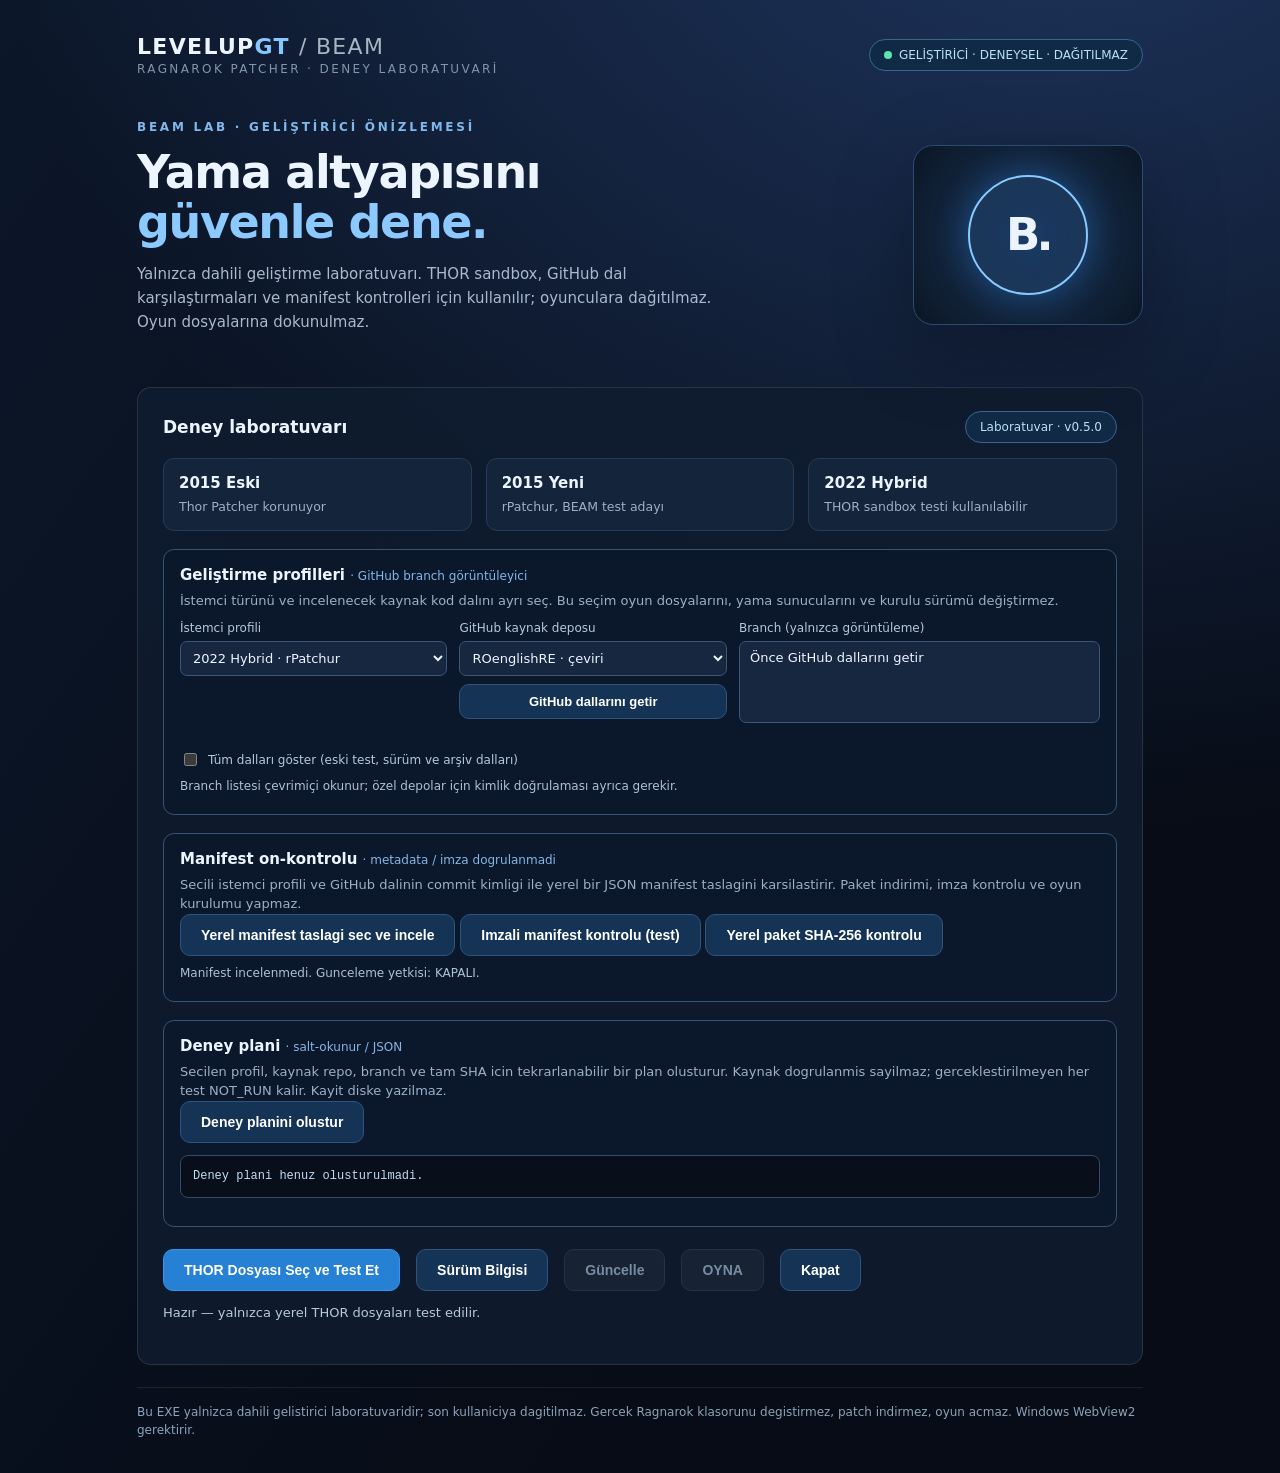
<file: beam-preview/public/index.html>
<!doctype html>
<!--
📄 Dosya Yolu: /LevelUpGT/beam-patcher/beam-preview/public/index.html
📌 Amac: BEAM onizleme istemci profili ve salt okunur branch secim arayuzu
📌 Modul - HTML
Version: 0.6.0
Aciklama: Yalnizca gelistiriciye ozel deney plani, durumlar NOT_RUN ve dagitim kapali
Bagimli Oldugu Katman: View
-->
<html lang="tr">
<head>
  <meta charset="utf-8">
  <meta name="viewport" content="width=device-width, initial-scale=1">
  <meta http-equiv="Content-Security-Policy" content="default-src 'self' tauri: asset:; img-src 'self' data: asset:; style-src 'self' 'unsafe-inline'; script-src 'self' 'unsafe-inline'; connect-src 'none'">
  <title>BEAM Patcher Preview — LevelUpGT</title>
  <style>
    :root {color-scheme:dark;--bg:#070c16;--panel:#111d30;--muted:#9db0c8;--blue:#66b3ff;--line:rgba(255,255,255,.11);--good:#5de5ad}
    *{box-sizing:border-box}body{margin:0;background:radial-gradient(circle at 85% -20%,#213a67 0%,transparent 54%),linear-gradient(125deg,#0c172a,#070c16 68%);color:#ecf5ff;font:15px "Segoe UI",system-ui,sans-serif;min-height:100vh}
    .wrap{max-width:1090px;margin:auto;padding:34px 42px}
    .head,.mainline,.stats,.actions,.mini{display:flex;align-items:center;justify-content:space-between;gap:16px}
    .brand{font-weight:850;font-size:22px;letter-spacing:.06em}.brand strong{color:#85c8ff}.sub{font-size:12px;letter-spacing:.20em;color:#8295ae;margin-top:3px;text-transform:uppercase}
    .pill{border:1px solid #39668c;background:#102a46;color:#b8dffc;border-radius:30px;padding:8px 14px;font-size:12px}
    .hero{padding:44px 0 18px}.eyebrow{color:#7fb8eb;letter-spacing:.23em;font-size:12px;font-weight:700}.hero h1{font-size:46px;line-height:1.08;letter-spacing:-.03em;margin:14px 0;font-weight:850}.hero p{color:#aab9cd;max-width:610px;line-height:1.6}
    .headArt{width:230px;height:180px;border:1px solid #2d4a70;border-radius:20px;display:grid;place-items:center;background:radial-gradient(circle,#1c3d67,#102035 68%,#0b1625);box-shadow:0 24px 80px #0004}
    .orb{width:120px;height:120px;display:grid;place-items:center;border-radius:50%;border:2px solid #86caff;box-shadow:0 0 34px #2c84e45a,inset 0 0 50px #66affd26;font-size:45px;font-weight:900;letter-spacing:-.08em}
    .panel{padding:23px 25px;border:1px solid var(--line);background:#101d2fdb;border-radius:14px;margin-top:20px}
    .panel h2{margin:0;font-size:17px}.panel p{font-size:13px;color:var(--muted)}
    .metrics{display:grid;grid-template-columns:repeat(3,1fr);gap:14px;margin-top:15px}.stat{border-radius:11px;background:#14243b;padding:15px;border:1px solid #263b57}.stat b{display:block;font-size:15px;margin-bottom:5px}.stat small{color:var(--muted)}
    button{font:600 14px "Segoe UI",sans-serif;border-radius:10px;padding:12px 20px;cursor:pointer;border:1px solid #2f557c;background:#153455;color:#fff}
    button:hover:not(:disabled){background:#1a4d80}button:focus-visible{outline:2px solid #90d3ff;outline-offset:2px}
    button.primary{background:#2680d3;border-color:#3794f0}button.primary:hover{background:#3798eb}
    button:disabled{background:#172232;border-color:#263346;color:#778ca4;cursor:not-allowed}
    .actions{justify-content:flex-start;margin-top:22px}.msg{font-size:13px;margin:14px 0;color:#b6c9dd;min-height:22px}
    .ok{color:var(--good)}.err{color:#ff9c9c}
    .foot{margin-top:22px;color:#8ba3bb;font-size:12px;border-top:1px solid #ffffff15;padding-top:15px;line-height:1.5}
    .dot{display:inline-block;width:8px;height:8px;background:var(--good);border-radius:50%;margin-right:7px}
    @media(max-width:760px){.wrap{padding:20px}.headArt{display:none}.hero h1{font-size:34px}.metrics{grid-template-columns:1fr}.actions{flex-wrap:wrap}}

    .branchCard{margin-top:18px;padding:16px;border:1px solid #375273;background:#0b182b;border-radius:11px}
    .branchCard h3{margin:0 0 6px;font-size:15px}
    .branchGrid{display:grid;grid-template-columns:1fr 1fr 1.35fr;gap:12px;margin-top:10px;align-items:start}
    .branchField label{display:block;margin-bottom:6px;font-size:12px;color:#b7c8dd}
    select{font:13px "Segoe UI",system-ui,sans-serif;width:100%;background:#16273f;border:1px solid #3b5676;border-radius:7px;color:#ecf5ff;padding:8px;max-width:100%}
    select:focus-visible{outline:2px solid #90d3ff;outline-offset:2px}
    .branchButton{margin-top:8px;padding:9px 12px;width:100%;font-size:13px}
    .branchNote{font-size:12px;color:#afc1d7;min-height:20px;margin-top:9px;line-height:1.4}
    .branchSha{font-size:12px;color:#8bc4ff;word-break:break-all;min-height:16px}
    .branchHelp{color:#9db0c8;font-size:12px;margin:8px 0 0;line-height:1.45}
    .branchOptions{margin:11px 0 0;color:#b7c8dd;font-size:12px}
    .branchOptions label{display:inline-flex;align-items:center;gap:8px;cursor:pointer}
    .branchOptions input{accent-color:#2680d3}
    .labReport{max-height:280px;overflow:auto;white-space:pre-wrap;overflow-wrap:anywhere;background:#080f1b;border:1px solid #344a65;border-radius:8px;padding:12px;font:12px Consolas,monospace;line-height:1.45;color:#c3dbf5}
    @media(max-width:760px){.branchGrid{grid-template-columns:1fr}}
  </style>
</head>
<body>
<main class="wrap">
  <div class="head">
    <div><div class="brand">LEVELUP<strong>GT</strong> <span style="font-weight:400;opacity:.7">/ BEAM</span></div><div class="sub">Ragnarok Patcher · Deney Laboratuvari</div></div>
    <div class="pill"><span class="dot"></span>GELİŞTİRİCİ · DENEYSEL · DAĞITILMAZ</div>
  </div>
  <div class="mainline hero">
    <section><div class="eyebrow">BEAM LAB · GELİŞTİRİCİ ÖNİZLEMESİ</div><h1>Yama altyapısını<br><span style="color:#8cc9ff">güvenle dene.</span></h1><p>Yalnızca dahili geliştirme laboratuvarı. THOR sandbox, GitHub dal karşılaştırmaları ve manifest kontrolleri için kullanılır; oyunculara dağıtılmaz. Oyun dosyalarına dokunulmaz.</p></section>
    <div class="headArt"><div class="orb">B.</div></div>
  </div>
  <section class="panel">
    <div class="mini"><h2>Deney laboratuvarı</h2><span class="pill">Laboratuvar · v0.5.0</span></div>
    <div class="metrics">
      <div class="stat"><b>2015 Eski</b><small>Thor Patcher korunuyor</small></div>
      <div class="stat"><b>2015 Yeni</b><small>rPatchur, BEAM test adayı</small></div>
      <div class="stat"><b>2022 Hybrid</b><small>THOR sandbox testi kullanılabilir</small></div>
    </div>

    <div class="branchCard">
      <h3>Geliştirme profilleri <span style="color:#86b5e6;font-size:12px;font-weight:400">· GitHub branch görüntüleyici</span></h3>
      <p class="branchHelp">İstemci türünü ve incelenecek kaynak kod dalını ayrı seç. Bu seçim oyun dosyalarını, yama sunucularını ve kurulu sürümü değiştirmez.</p>
      <div class="branchGrid">
        <div class="branchField">
          <label for="clientProfile">İstemci profili</label>
          <select id="clientProfile">
            <option value="old-2015">Eski 2015 · Thor korunuyor</option>
            <option value="new-2015">Yeni 2015 · rPatchur</option>
            <option value="hybrid-2022" selected>2022 Hybrid · rPatchur</option>
          </select>
        </div>
        <div class="branchField">
          <label for="sourceProject">GitHub kaynak deposu</label>
          <select id="sourceProject">
            <option value="translation" selected>ROenglishRE · çeviri</option>
            <option value="beam">BEAM Patcher · geliştirme</option>
            <option value="client">RagnarokClient · özel repo</option>
          </select>
          <button id="loadBranches" class="branchButton" type="button">GitHub dallarını getir</button>
        </div>
        <div class="branchField">
          <label for="branchList">Branch (yalnızca görüntüleme)</label>
          <select id="branchList" size="4" aria-label="GitHub branch listesi">
            <option value="">Önce GitHub dallarını getir</option>
          </select>
          <div class="branchSha" id="branchSha" aria-live="polite"></div>
        </div>
      </div>
      <div class="branchOptions"><label for="showAllBranches"><input type="checkbox" id="showAllBranches"> Tüm dalları göster (eski test, sürüm ve arşiv dalları)</label></div>
      <div class="branchNote" id="branchNote" role="status" aria-live="polite">Branch listesi çevrimiçi okunur; özel depolar için kimlik doğrulaması ayrıca gerekir.</div>
    </div>
    <div class="branchCard">
      <h3>Manifest on-kontrolu <span style="color:#86b5e6;font-size:12px;font-weight:400">· metadata / imza dogrulanmadi</span></h3>
      <p class="branchHelp">Secili istemci profili ve GitHub dalinin commit kimligi ile yerel bir JSON manifest taslagini karsilastirir. Paket indirimi, imza kontrolu ve oyun kurulumu yapmaz.</p>
      <button id="checkManifest" type="button">Yerel manifest taslagi sec ve incele</button>
      <button id="checkSignedManifest" type="button">Imzali manifest kontrolu (test)</button>
      <button id="verifyLocalPackage" type="button">Yerel paket SHA-256 kontrolu</button>
      <div class="branchNote" id="manifestNote" role="status" aria-live="polite">Manifest incelenmedi. Gunceleme yetkisi: KAPALI.</div>
    </div>
    <div class="branchCard">
      <h3>Deney plani <span style="color:#86b5e6;font-size:12px;font-weight:400">· salt-okunur / JSON</span></h3>
      <p class="branchHelp">Secilen profil, kaynak repo, branch ve tam SHA icin tekrarlanabilir bir plan olusturur. Kaynak dogrulanmis sayilmaz; gerceklestirilmeyen her test NOT_RUN kalir. Kayit diske yazilmaz.</p>
      <button id="buildExperimentPlan" type="button">Deney planini olustur</button>
      <pre id="experimentPlanOutput" class="labReport" role="status" aria-live="polite">Deney plani henuz olusturulmadi.</pre>
    </div>
    <div class="actions">
      <button id="test" class="primary" type="button">THOR Dosyası Seç ve Test Et</button>
      <button id="details" type="button">Sürüm Bilgisi</button>
      <button disabled title="Gerçek istemci doğrulaması tamamlanmadı">Güncelle</button>
      <button disabled title="Bu önizlemede oyun başlatma kapalı">OYNA</button>
      <button id="quit" type="button">Kapat</button>
    </div>
    <div id="result" class="msg" role="status" aria-live="polite">Hazır — yalnızca yerel THOR dosyaları test edilir.</div>
  </section>
  <div class="foot">Bu EXE yalnizca dahili gelistirici laboratuvaridir; son kullaniciya dagitilmaz. Gercek Ragnarok klasorunu degistirmez, patch indirmez, oyun acmaz. Windows WebView2 gerektirir.</div>
</main>
<script>
(function () {
  "use strict";
  const message = document.getElementById("result");
  const action = document.getElementById("test");
  const setMsg = (value, type) => {message.textContent=value;message.className="msg "+(type||"");};
  const tauri = window.__TAURI__;
  const invoke = tauri && tauri.tauri && tauri.tauri.invoke;

  const profileInput=document.getElementById("clientProfile");
  const projectInput=document.getElementById("sourceProject");
  const branchInput=document.getElementById("branchList");
  const branchInfo=document.getElementById("branchSha");
  const branchMessage=document.getElementById("branchNote");
  const loadBranches=document.getElementById("loadBranches");
  const checkManifest=document.getElementById("checkManifest");
  const checkSignedManifest=document.getElementById("checkSignedManifest");
  const verifyLocalPackage=document.getElementById("verifyLocalPackage");
  const manifestNote=document.getElementById("manifestNote");
  const buildExperimentPlan=document.getElementById("buildExperimentPlan");
  const experimentPlanOutput=document.getElementById("experimentPlanOutput");
  const showAllBranches=document.getElementById("showAllBranches");
  let visibleBranches=[];
  let branchRequestVersion=0;
  let manifestSelectionVersion=0;
  let experimentSelectionVersion=0;
  const invalidateExperimentPlan=()=>{
    experimentSelectionVersion+=1;
    experimentPlanOutput.textContent="Secim degisti. Yeni deney plani olusturulmasi gerekli.";
  };
  const invalidateManifest=()=>{
    manifestSelectionVersion+=1;
    manifestNote.textContent="Secim degisti. Manifest yeniden incelenmeli; kurulum kapali.";
  };
  // This is a READ-ONLY branch inspector. No updates, downloads or disk writes.
  const resetBranches=()=>{
    visibleBranches=[];
    branchInput.replaceChildren(new Option("GitHub dallarını getir", ""));
    branchInfo.textContent="";
  };
  profileInput.addEventListener("change", ()=>{
    invalidateExperimentPlan();
    invalidateManifest();
    branchMessage.textContent="İstemci profili seçildi: "+profileInput.options[profileInput.selectedIndex].text+
      ". Gerçek güncelleme sistemi değiştirilmedi.";
  });
  projectInput.addEventListener("change",()=>{
    invalidateExperimentPlan();
    invalidateManifest();
    branchRequestVersion+=1;
    resetBranches();
    branchMessage.textContent=projectInput.value==="client"
      ? "RagnarokClient özel repo: branch listesi için güvenli yetkilendirme gerekli."
      : "Yeni kaynak deposu seçildi; dalları tekrar yükle.";
  });
  showAllBranches.addEventListener("change",()=>{
    invalidateExperimentPlan();
    invalidateManifest();
    branchRequestVersion+=1;
    resetBranches();
    branchMessage.textContent=showAllBranches.checked
      ? "Gelişmiş görünüm seçildi. Tüm gerçek dalları görmek için GitHub dallarını getir."
      : "Standart görünüm seçildi. Aktif dalları görmek için GitHub dallarını getir.";
  });
  branchInput.addEventListener("change",()=>{
    invalidateExperimentPlan();
    invalidateManifest();
    const selected=visibleBranches.find(b=>b.name===branchInput.value);
    branchInfo.textContent=selected
      ? "Seçili dal: "+selected.name+" · commit "+selected.sha+
        (selected.protected?" · korumalı dal":"")
      : "";
    if(selected){
      branchMessage.textContent="Salt-okunur seçim: "+selected.name+
        ". Profilin kurulu oyun dosyaları ve güncelleme kanalı değiştirilmedi.";
    }
  });
  loadBranches.addEventListener("click",async ()=>{
    if(!invoke){branchMessage.textContent="GitHub erişimi için Windows BEAM uygulaması gerekli.";return;}
    const project=projectInput.value;
    const includeAll=showAllBranches.checked;
    const requestVersion=++branchRequestVersion;
    invalidateExperimentPlan();
    invalidateManifest();
    resetBranches();
    loadBranches.disabled=true;
    branchMessage.textContent="GitHub branch listesi okunuyor...";
    try{
      const branches=await invoke("preview_list_branches",{project,includeAll});
      if(projectInput.value!==project || requestVersion!==branchRequestVersion)return;
      visibleBranches=Array.isArray(branches)?branches:[];
      branchInput.replaceChildren();
      if(!visibleBranches.length){
        branchInput.append(new Option("Dal bulunamadı",""));
        branchMessage.textContent="Depoda görünür branch bulunamadı.";
        return;
      }
      for(const branch of visibleBranches){
        branchInput.add(new Option(branch.name+" · "+branch.short_sha,branch.name));
      }
      branchInput.selectedIndex=0;
      branchInput.dispatchEvent(new Event("change"));
      branchMessage.textContent=visibleBranches.length+" dal gösteriliyor ("+
        (includeAll?"tüm dallar":"aktif dallar")+"). Bu liste indirme veya kurulum başlatmaz.";
    }catch(e){
      if(projectInput.value===project && requestVersion===branchRequestVersion){
        branchMessage.textContent="Branch listesi alınamadı: "+String(e);
      }
    }
    finally{loadBranches.disabled=false;}
  });


  checkManifest.addEventListener("click",async ()=>{
    if(!tauri || !tauri.dialog || !invoke){
      manifestNote.textContent="Manifest on-kontrolu sadece BEAM Windows uygulamasinda calisir.";
      return;
    }
    const selected=visibleBranches.find(b=>b.name===branchInput.value);
    if(!selected){
      manifestNote.textContent="Once GitHub deposunu ve bir branch sec. Kurulum kapali.";
      return;
    }
    const profile=profileInput.value;
    const project=projectInput.value;
    const branch=selected.name;
    const sha=selected.sha;
    const version=++manifestSelectionVersion;
    try {
      const path=await tauri.dialog.open({multiple:false,filters:[{name:"JSON Manifest Taslagi",extensions:["json"]}]});
      if(!path || typeof path!=="string" || version!==manifestSelectionVersion)return;
      checkManifest.disabled=true;
      manifestNote.textContent="Manifest metadata alani inceleniyor... Imza ve paket icerigi kontrol edilmiyor.";
      const report=await invoke("preview_check_manifest",{path,profile,project,branch,sha});
      if(version!==manifestSelectionVersion)return;
      manifestNote.textContent=report.metadata_matches
        ? "Metadata eslesti ("+report.profile+" / "+report.engine+" / "+report.channel+"). IMZA ve PAKET DOGRULANMADI. Kurulum izni: KAPALI."
        : "Manifest on-kontrolu eslesmedi. Kurulum izni: KAPALI.";
    }catch(e){
      if(version===manifestSelectionVersion)manifestNote.textContent="Manifest reddedildi: "+String(e)+". Kurulum kapali.";
    }finally{checkManifest.disabled=false;}
  });


  checkSignedManifest.addEventListener("click",async ()=>{
    if(!tauri || !tauri.dialog || !invoke){
      manifestNote.textContent="Imza on-kontrolu yalnizca BEAM Windows uygulamasinda calisir.";
      return;
    }
    const selected=visibleBranches.find(b=>b.name===branchInput.value);
    if(!selected){
      manifestNote.textContent="Once kaynak depoyu ve bir branch sec. Kurulum kapali.";
      return;
    }
    const profile=profileInput.value;
    const project=projectInput.value;
    const branch=selected.name;
    const sha=selected.sha;
    const version=++manifestSelectionVersion;
    try{
      const path=await tauri.dialog.open({
        multiple:false,filters:[{name:"Ed25519 Imzali JSON Zarf",extensions:["json"]}]
      });
      if(!path || typeof path!=="string" || version!==manifestSelectionVersion)return;
      checkSignedManifest.disabled=true;
      manifestNote.textContent="Ed25519 imzasi denetleniyor. Paket ve kurulum yetkisi KAPALI.";
      const report=await invoke("preview_check_signed_manifest",{path,profile,project,branch,sha});
      if(version!==manifestSelectionVersion)return;
      manifestNote.textContent=report.signature_verified && !report.installation_allowed
        ? "Imza gecerli. Paket baytlari hala DOGRULANMADI; kurulum KAPALI."
        : "Imza guvenilir degil veya kontrol eksik. Kurulum KAPALI.";
    }catch(e){
      if(version===manifestSelectionVersion){
        manifestNote.textContent="Imzali manifest reddedildi: "+String(e)+". Kurulum KAPALI.";
      }
    }finally{
      checkSignedManifest.disabled=false;
    }
  });

  buildExperimentPlan.addEventListener("click",async ()=>{
    if(!invoke){
      experimentPlanOutput.textContent="Deney planlama yalnizca BEAM Windows uygulamasinda calisir.";
      return;
    }
    const selected=visibleBranches.find(b=>b.name===branchInput.value);
    if(!selected){
      experimentPlanOutput.textContent="Once kaynak depodaki bir dali getir ve sec.";
      return;
    }
    const version=++experimentSelectionVersion;
    const profile=profileInput.value;
    const project=projectInput.value;
    buildExperimentPlan.disabled=true;
    experimentPlanOutput.textContent="Deney plani hazirlaniyor...";
    try{
      const report=await invoke("preview_experiment_plan",{
        profile, project, branch:selected.name, sha:selected.sha
      });
      if(version!==experimentSelectionVersion)return;
      experimentPlanOutput.textContent=JSON.stringify(report,null,2);
    }catch(e){
      if(version===experimentSelectionVersion){
        experimentPlanOutput.textContent="Deney plani reddedildi: "+String(e);
      }
    }finally{
      buildExperimentPlan.disabled=false;
    }
  });


  verifyLocalPackage.addEventListener("click",async ()=>{
    if(!tauri || !tauri.dialog || !invoke){
      manifestNote.textContent="Yerel paket kontrolu BEAM Windows uygulamasinda calisir.";
      return;
    }
    const selected=visibleBranches.find(b=>b.name===branchInput.value);
    if(!selected){
      manifestNote.textContent="Once GitHub kaynak dalini sec. Kurulum KAPALI.";
      return;
    }
    const version=++manifestSelectionVersion;
    const profile=profileInput.value;
    const project=projectInput.value;
    const branch=selected.name;
    const sha=selected.sha;
    try{
      const manifestPath=await tauri.dialog.open({
        multiple:false,filters:[{name:"Imzasiz JSON Manifest",extensions:["json"]}]
      });
      if(!manifestPath || typeof manifestPath!=="string" || version!==manifestSelectionVersion)return;
      const packagePath=await tauri.dialog.open({multiple:false});
      if(!packagePath || typeof packagePath!=="string" || version!==manifestSelectionVersion)return;
      verifyLocalPackage.disabled=true;
      manifestNote.textContent="SHA-256 ve paket boyutu okunuyor. Kurulum KAPALI.";
      const report=await invoke("preview_verify_local_package",{
        manifestPath,packagePath,profile,project,branch,sha
      });
      if(version!==manifestSelectionVersion)return;
      manifestNote.textContent=report.metadata_matches && report.package_bytes_verified
        && !report.signature_verified && !report.installation_allowed
        ? "Yerel dosya SHA-256 imzasiz beyana uydu. MANIFEST GUVENILIR DEGIL. Kurulum KAPALI."
        : "Paket on-kontrolu guvenilir degil. Kurulum KAPALI.";
    }catch(e){
      if(version===manifestSelectionVersion){
        manifestNote.textContent="Yerel paket reddedildi: "+String(e)+". Kurulum KAPALI.";
      }
    }finally{verifyLocalPackage.disabled=false;}
  });

  document.getElementById("details").addEventListener("click", async () => {
    if (!invoke) {setMsg("Windows Tauri bağlantısı bulunamadı.", "err");return;}
    try {
      const status=await invoke("preview_status");
      setMsg(status.name+" | "+status.mode+" | oyun dosyaları: değiştirilemez.", "ok");
    } catch(e) {setMsg(String(e), "err");}
  });
  document.getElementById("quit").addEventListener("click", async () => {
    if (tauri && tauri.window && tauri.window.appWindow) await tauri.window.appWindow.close();
    else setMsg("Pencereyi sağ üstteki X düğmesiyle kapat.", "");
  });
  action.addEventListener("click", async () => {
    if (!tauri || !tauri.dialog || !invoke) {setMsg("THOR testi için BEAM Windows uygulamasını aç.", "err");return;}
    try {
      const path=await tauri.dialog.open({multiple:false,filters:[{name:"THOR",extensions:["thor"]}]});
      if(!path || typeof path !== "string")return;
      action.disabled=true;
      setMsg("THOR doğrulanıyor; geçici test klasörü kullanılıyor...", "");
      const report=await invoke("preview_verify_thor",{path});
      setMsg("Başarılı: "+report.installed_files+" dosya kontrol edildi, "+report.removed_files+" silme; GRF değişmedi.", "ok");
    } catch(e) {setMsg("THOR testi başarısız: "+String(e), "err");}
    finally {action.disabled=false;}
  });
}());
</script>
</body>
</html>
</file>
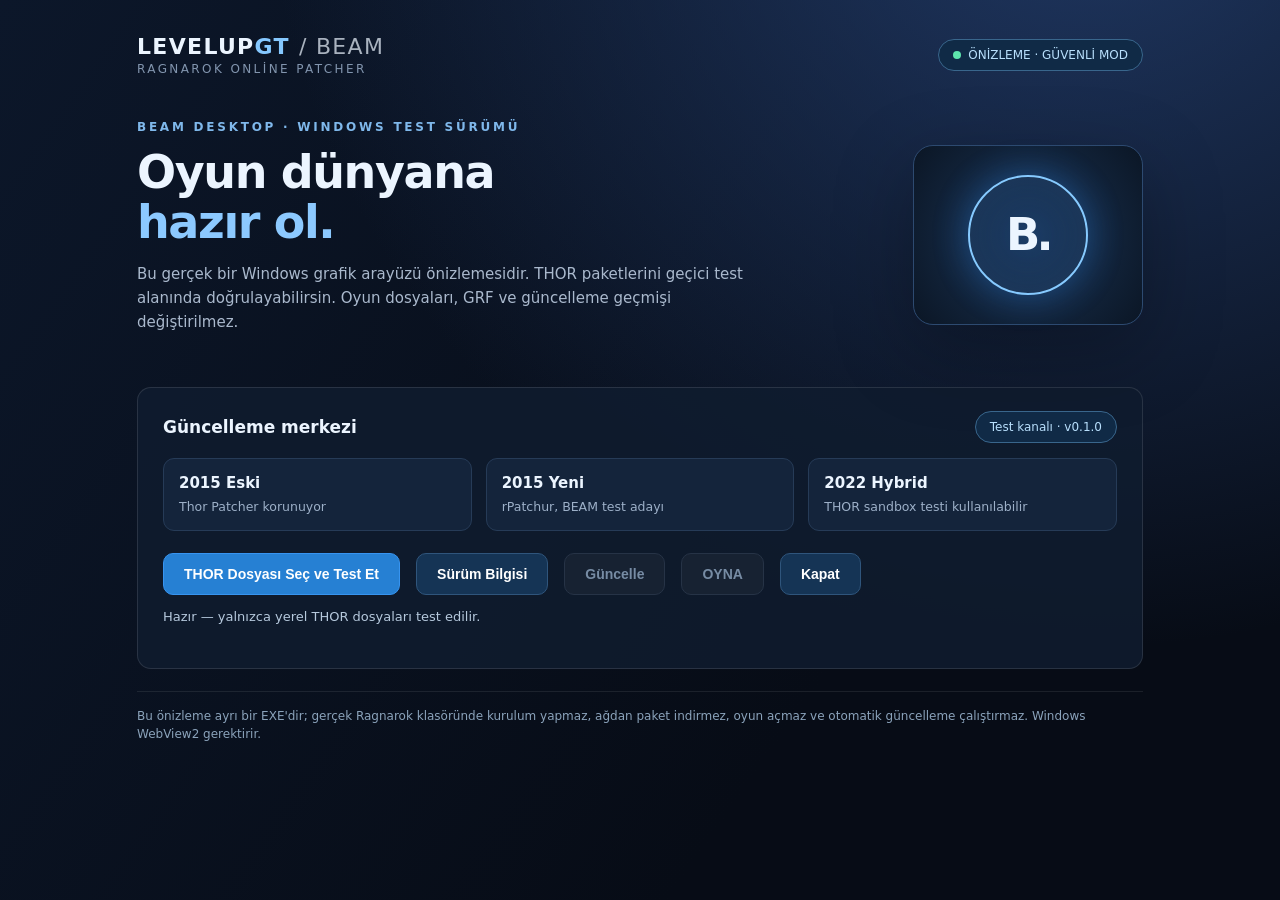
<file: beam-ui/preview-web/index.html>
<!doctype html>
<html lang="tr">
<head>
  <meta charset="utf-8">
  <meta name="viewport" content="width=device-width, initial-scale=1">
  <meta http-equiv="Content-Security-Policy" content="default-src 'self' tauri: asset:; img-src 'self' data: asset:; style-src 'self' 'unsafe-inline'; script-src 'self' 'unsafe-inline'; connect-src 'none'">
  <title>BEAM Patcher Preview — LevelUpGT</title>
  <style>
    :root {color-scheme:dark;--bg:#070c16;--panel:#111d30;--muted:#9db0c8;--blue:#66b3ff;--line:rgba(255,255,255,.11);--good:#5de5ad}
    *{box-sizing:border-box}body{margin:0;background:radial-gradient(circle at 85% -20%,#213a67 0%,transparent 54%),linear-gradient(125deg,#0c172a,#070c16 68%);color:#ecf5ff;font:15px "Segoe UI",system-ui,sans-serif;min-height:100vh}
    .wrap{max-width:1090px;margin:auto;padding:34px 42px}
    .head,.mainline,.stats,.actions,.mini{display:flex;align-items:center;justify-content:space-between;gap:16px}
    .brand{font-weight:850;font-size:22px;letter-spacing:.06em}.brand strong{color:#85c8ff}.sub{font-size:12px;letter-spacing:.20em;color:#8295ae;margin-top:3px;text-transform:uppercase}
    .pill{border:1px solid #39668c;background:#102a46;color:#b8dffc;border-radius:30px;padding:8px 14px;font-size:12px}
    .hero{padding:44px 0 18px}.eyebrow{color:#7fb8eb;letter-spacing:.23em;font-size:12px;font-weight:700}.hero h1{font-size:46px;line-height:1.08;letter-spacing:-.03em;margin:14px 0;font-weight:850}.hero p{color:#aab9cd;max-width:610px;line-height:1.6}
    .headArt{width:230px;height:180px;border:1px solid #2d4a70;border-radius:20px;display:grid;place-items:center;background:radial-gradient(circle,#1c3d67,#102035 68%,#0b1625);box-shadow:0 24px 80px #0004}
    .orb{width:120px;height:120px;display:grid;place-items:center;border-radius:50%;border:2px solid #86caff;box-shadow:0 0 34px #2c84e45a,inset 0 0 50px #66affd26;font-size:45px;font-weight:900;letter-spacing:-.08em}
    .panel{padding:23px 25px;border:1px solid var(--line);background:#101d2fdb;border-radius:14px;margin-top:20px}
    .panel h2{margin:0;font-size:17px}.panel p{font-size:13px;color:var(--muted)}
    .metrics{display:grid;grid-template-columns:repeat(3,1fr);gap:14px;margin-top:15px}.stat{border-radius:11px;background:#14243b;padding:15px;border:1px solid #263b57}.stat b{display:block;font-size:15px;margin-bottom:5px}.stat small{color:var(--muted)}
    button{font:600 14px "Segoe UI",sans-serif;border-radius:10px;padding:12px 20px;cursor:pointer;border:1px solid #2f557c;background:#153455;color:#fff}
    button:hover:not(:disabled){background:#1a4d80}button:focus-visible{outline:2px solid #90d3ff;outline-offset:2px}
    button.primary{background:#2680d3;border-color:#3794f0}button.primary:hover{background:#3798eb}
    button:disabled{background:#172232;border-color:#263346;color:#778ca4;cursor:not-allowed}
    .actions{justify-content:flex-start;margin-top:22px}.msg{font-size:13px;margin:14px 0;color:#b6c9dd;min-height:22px}
    .ok{color:var(--good)}.err{color:#ff9c9c}
    .foot{margin-top:22px;color:#8ba3bb;font-size:12px;border-top:1px solid #ffffff15;padding-top:15px;line-height:1.5}
    .dot{display:inline-block;width:8px;height:8px;background:var(--good);border-radius:50%;margin-right:7px}
    @media(max-width:760px){.wrap{padding:20px}.headArt{display:none}.hero h1{font-size:34px}.metrics{grid-template-columns:1fr}.actions{flex-wrap:wrap}}
  </style>
</head>
<body>
<main class="wrap">
  <div class="head">
    <div><div class="brand">LEVELUP<strong>GT</strong> <span style="font-weight:400;opacity:.7">/ BEAM</span></div><div class="sub">Ragnarok Online Patcher</div></div>
    <div class="pill"><span class="dot"></span>ÖNİZLEME · GÜVENLİ MOD</div>
  </div>
  <div class="mainline hero">
    <section><div class="eyebrow">BEAM DESKTOP · WINDOWS TEST SÜRÜMÜ</div><h1>Oyun dünyana<br><span style="color:#8cc9ff">hazır ol.</span></h1><p>Bu gerçek bir Windows grafik arayüzü önizlemesidir. THOR paketlerini geçici test alanında doğrulayabilirsin. Oyun dosyaları, GRF ve güncelleme geçmişi değiştirilmez.</p></section>
    <div class="headArt"><div class="orb">B.</div></div>
  </div>
  <section class="panel">
    <div class="mini"><h2>Güncelleme merkezi</h2><span class="pill">Test kanalı · v0.1.0</span></div>
    <div class="metrics">
      <div class="stat"><b>2015 Eski</b><small>Thor Patcher korunuyor</small></div>
      <div class="stat"><b>2015 Yeni</b><small>rPatchur, BEAM test adayı</small></div>
      <div class="stat"><b>2022 Hybrid</b><small>THOR sandbox testi kullanılabilir</small></div>
    </div>
    <div class="actions">
      <button id="test" class="primary" type="button">THOR Dosyası Seç ve Test Et</button>
      <button id="details" type="button">Sürüm Bilgisi</button>
      <button disabled title="Gerçek istemci doğrulaması tamamlanmadı">Güncelle</button>
      <button disabled title="Bu önizlemede oyun başlatma kapalı">OYNA</button>
      <button id="quit" type="button">Kapat</button>
    </div>
    <div id="result" class="msg" role="status" aria-live="polite">Hazır — yalnızca yerel THOR dosyaları test edilir.</div>
  </section>
  <div class="foot">Bu önizleme ayrı bir EXE'dir; gerçek Ragnarok klasöründe kurulum yapmaz, ağdan paket indirmez, oyun açmaz ve otomatik güncelleme çalıştırmaz. Windows WebView2 gerektirir.</div>
</main>
<script>
(function () {
  "use strict";
  const message = document.getElementById("result");
  const action = document.getElementById("test");
  const setMsg = (value, type) => {message.textContent=value;message.className="msg "+(type||"");};
  const tauri = window.__TAURI__;
  const invoke = tauri && tauri.tauri && tauri.tauri.invoke;
  document.getElementById("details").addEventListener("click", async () => {
    if (!invoke) {setMsg("Windows Tauri bağlantısı bulunamadı.", "err");return;}
    try {
      const status=await invoke("preview_status");
      setMsg(status.name+" | "+status.mode+" | oyun dosyaları: değiştirilemez.", "ok");
    } catch(e) {setMsg(String(e), "err");}
  });
  document.getElementById("quit").addEventListener("click", async () => {
    if (tauri && tauri.window && tauri.window.appWindow) await tauri.window.appWindow.close();
    else setMsg("Pencereyi sağ üstteki X düğmesiyle kapat.", "");
  });
  action.addEventListener("click", async () => {
    if (!tauri || !tauri.dialog || !invoke) {setMsg("THOR testi için BEAM Windows uygulamasını aç.", "err");return;}
    try {
      const path=await tauri.dialog.open({multiple:false,filters:[{name:"THOR",extensions:["thor"]}]});
      if(!path || typeof path !== "string")return;
      action.disabled=true;
      setMsg("THOR doğrulanıyor; geçici test klasörü kullanılıyor...", "");
      const report=await invoke("preview_verify_thor",{path});
      setMsg("Başarılı: "+report.installed_files+" dosya kontrol edildi, "+report.removed_files+" silme; GRF değişmedi.", "ok");
    } catch(e) {setMsg("THOR testi başarısız: "+String(e), "err");}
    finally {action.disabled=false;}
  });
}());
</script>
</body>
</html>
</file>
